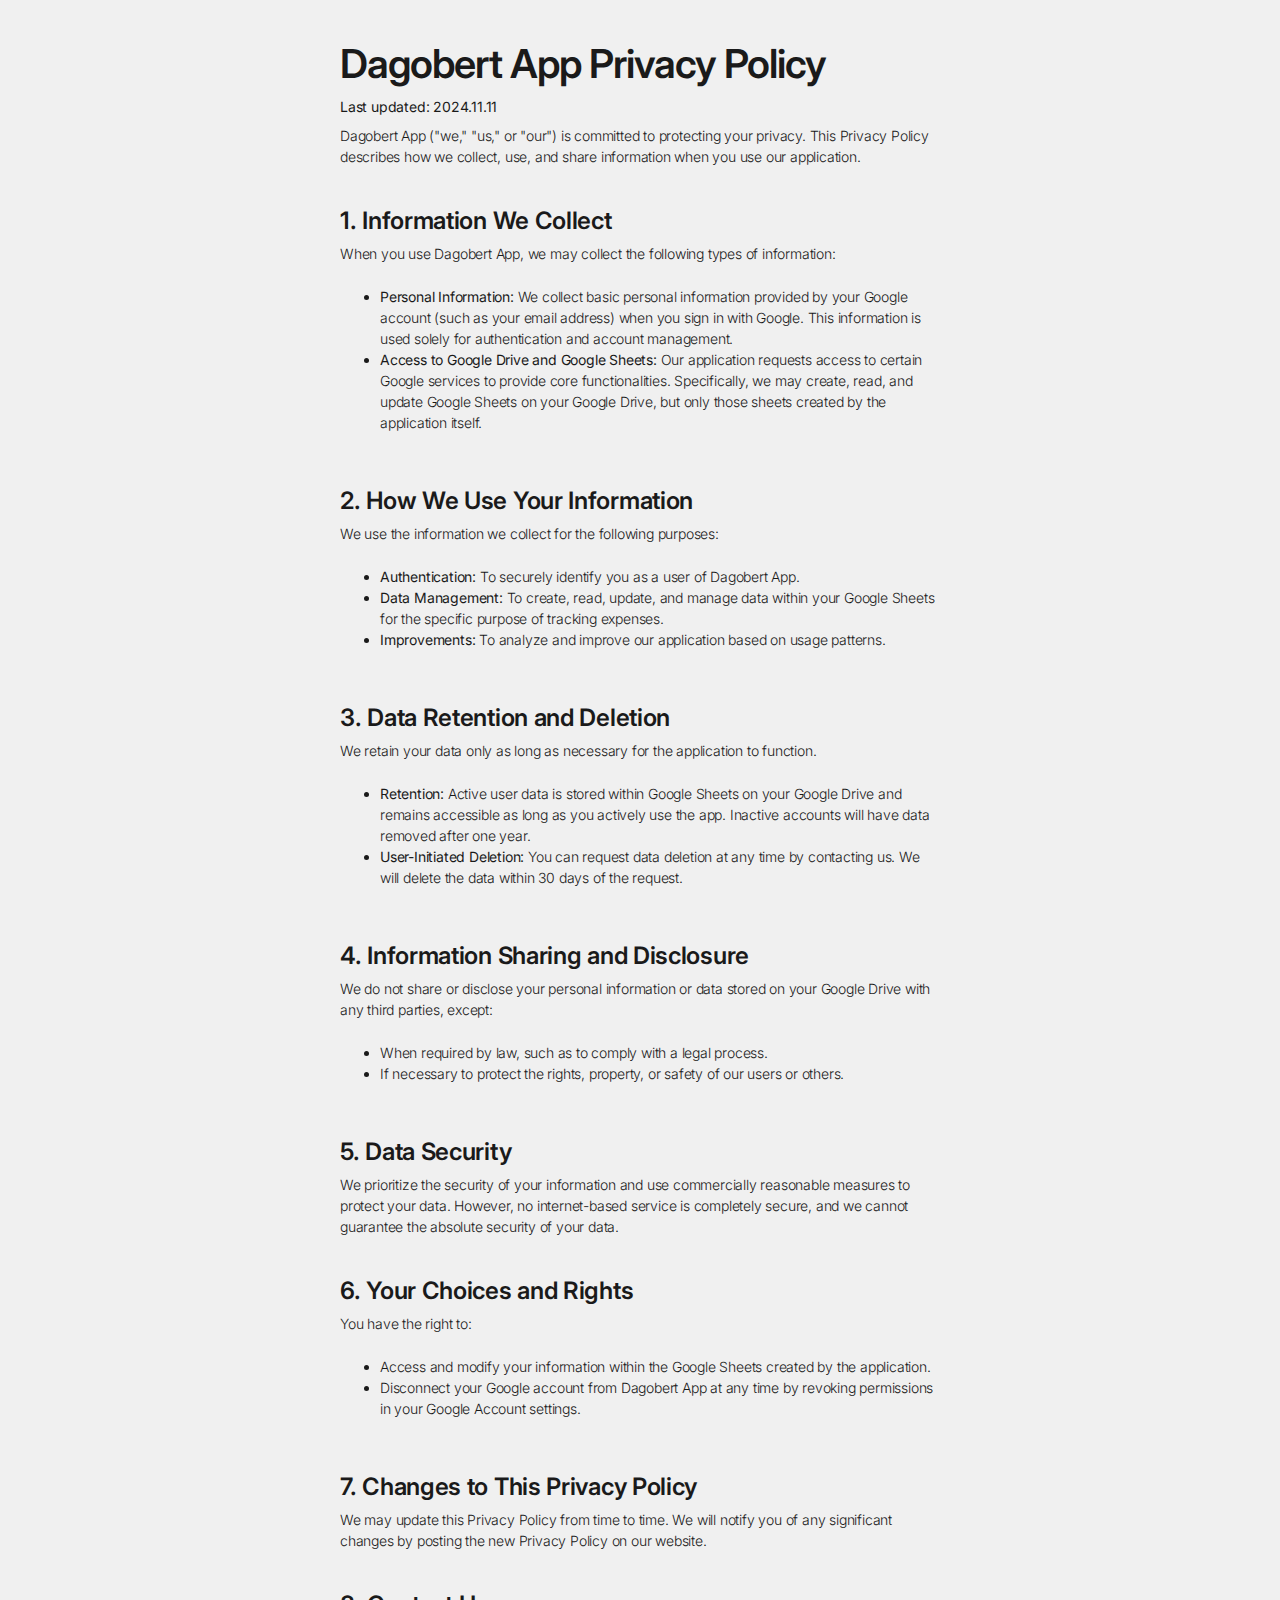
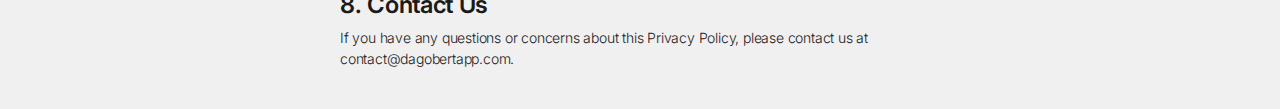
<file: privacypolicy.html>
<!DOCTYPE html>
<html lang="hu">
<head>
    <meta charset="UTF-8">
    <title>Dagobert App - Privacy Policy</title>
    <meta name="viewport" content="width=device-width, initial-scale=1.0, maximum-scale=1.0, user-scalable=no" />
    <meta name="theme-color" content="#f0f0f0" />
    <meta name="apple-mobile-web-app-capable" content="yes" />
    
    <link rel="icon" type="image/png" sizes="32x32" href="fav/favicon-32x32.png">
    <link rel="icon" type="image/png" sizes="16x16" href="fav/favicon-16x16.png">
    <link rel="apple-touch-icon" sizes="180x180" href="fav/apple-touch-icon.png">
    
    <link rel="stylesheet" href="styles.css">
    <link href="https://fonts.googleapis.com" rel="preconnect" />
    <link crossorigin="" href="https://fonts.gstatic.com" rel="preconnect" />
    <link href="https://fonts.googleapis.com/css2?family=Inter:ital,opsz,wght@0,14..32,100..900;1,14..32,100..900&amp;display=swap" rel="stylesheet" />
    
</head>

<body>
    
    <div id="privacyPolicy">
        <div class="section">
            <div class="title">Dagobert App Privacy Policy</div>
            <div class="copy"><b>Last updated: 2024.11.11</b></div>
            <div class="copy">Dagobert App ("we," "us," or "our") is committed to protecting your privacy. This Privacy Policy describes how we collect, use, and share information when you use our application.</div>
        </div>
        <div class="section">
            <div class="head">1. Information We Collect</div>
            <div class="copy">When you use Dagobert App, we may collect the following types of information:</div>
            <div class="copy">
                <ul>
                    <li><b>Personal Information:</b> We collect basic personal information provided by your Google account (such as your email address) when you sign in with Google. This information is used solely for authentication and account management.</li>
                    <li><b>Access to Google Drive and Google Sheets:</b> Our application requests access to certain Google services to provide core functionalities. Specifically, we may create, read, and update Google Sheets on your Google Drive, but only those sheets created by the application itself.</li>
                </ul> 
            </div>
        </div>
        <div class="section">
            <div class="head">2. How We Use Your Information</div>
            <div class="copy">We use the information we collect for the following purposes:</div>
            <div class="copy">
                <ul>
                    <li><b>Authentication:</b> To securely identify you as a user of Dagobert App.</li>
                    <li><b>Data Management:</b> To create, read, update, and manage data within your Google Sheets for the specific purpose of tracking expenses.</li>
                    <li><b>Improvements: </b> To analyze and improve our application based on usage patterns.</li>
                </ul> 
            </div>
        </div>
        <div class="section">
            <div class="head">3. Data Retention and Deletion</div>
            <div class="copy">We retain your data only as long as necessary for the application to function.</div>
            <div class="copy">
                <ul>
                    <li><b>Retention:</b> Active user data is stored within Google Sheets on your Google Drive and remains accessible as long as you actively use the app. Inactive accounts will have data removed after one year.</li>
                    <li><b>User-Initiated Deletion:</b> You can request data deletion at any time by contacting us. We will delete the data within 30 days of the request.</li>
                </ul> 
            </div>
        </div>
        <div class="section">
            <div class="head">4. Information Sharing and Disclosure</div>
            <div class="copy">We do not share or disclose your personal information or data stored on your Google Drive with any third parties, except:</div>
            <div class="copy">
                <ul>
                    <li>When required by law, such as to comply with a legal process.</li>
                    <li>If necessary to protect the rights, property, or safety of our users or others.</li>
                </ul> 
            </div>
        </div>
        <div class="section">
            <div class="head">5. Data Security</div>
            <div class="copy">We prioritize the security of your information and use commercially reasonable measures to protect your data. However, no internet-based service is completely secure, and we cannot guarantee the absolute security of your data.</div>
        </div>
        <div class="section">
            <div class="head">6. Your Choices and Rights</div>
            <div class="copy">You have the right to:</div>
            <div class="copy">
                <ul>
                    <li>Access and modify your information within the Google Sheets created by the application.</li>
                    <li>Disconnect your Google account from Dagobert App at any time by revoking permissions in your Google Account settings.</li>
                </ul> 
            </div>
        </div>
        <div class="section">
            <div class="head">7. Changes to This Privacy Policy</div>
            <div class="copy">We may update this Privacy Policy from time to time. We will notify you of any significant changes by posting the new Privacy Policy on our website.</div>
        </div>
        <div class="section">
            <div class="head">8. Contact Us</div>
            <div class="copy">If you have any questions or concerns about this Privacy Policy, please contact us at <a href="mailto:contact@dagobertapp.com">contact@dagobertapp.com</a>.</div>
        </div>
    </div>
    
</body>
</html>
</file>
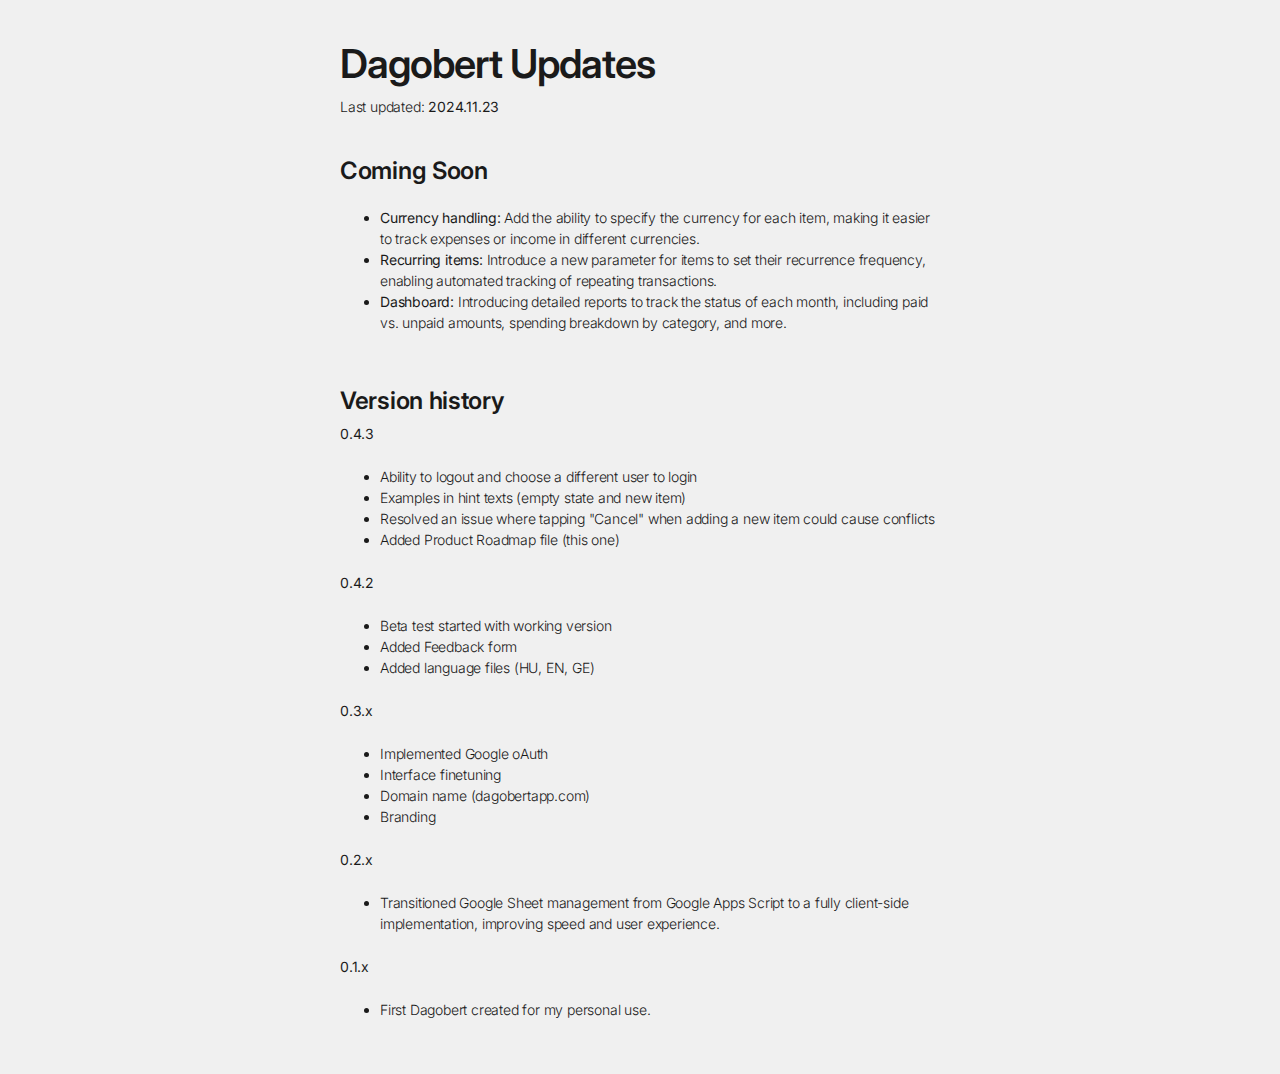
<file: updates.html>
<!DOCTYPE html>
<html lang="hu">
<head>
    <meta charset="UTF-8">
    <title>Dagobert App - Privacy Policy</title>
    <meta name="viewport" content="width=device-width, initial-scale=1.0, maximum-scale=1.0, user-scalable=no" />
    <meta name="theme-color" content="#f0f0f0" />
    <meta name="apple-mobile-web-app-capable" content="yes" />
    
    <link rel="icon" type="image/png" sizes="32x32" href="fav/favicon-32x32.png">
    <link rel="icon" type="image/png" sizes="16x16" href="fav/favicon-16x16.png">
    <link rel="apple-touch-icon" sizes="180x180" href="fav/apple-touch-icon.png">
    
    <link rel="stylesheet" href="styles.css">
    <link href="https://fonts.googleapis.com" rel="preconnect" />
    <link crossorigin="" href="https://fonts.gstatic.com" rel="preconnect" />
    <link href="https://fonts.googleapis.com/css2?family=Inter:ital,opsz,wght@0,14..32,100..900;1,14..32,100..900&amp;display=swap" rel="stylesheet" />
    
</head>

<body>
    
    <div id="privacyPolicy">
        <div class="section">
            <div class="title">Dagobert Updates</div>
            <div class="copy">Last updated:<b> 2024.11.23</b></div>
        </div>
        <div class="section">
            <div class="head">Coming Soon</div>
            <div class="copy">
                <ul>
                    <li><b>Currency handling:</b> Add the ability to specify the currency for each item, making it easier to track expenses or income in different currencies.</li>
                    <li><b>Recurring items:</b> Introduce a new parameter for items to set their recurrence frequency, enabling automated tracking of repeating transactions.</li>
                    <li><b>Dashboard:</b> Introducing detailed reports to track the status of each month, including paid vs. unpaid amounts, spending breakdown by category, and more.</li>
                </ul> 
            </div>
        </div>
        <div class="section">
            <div class="head">Version history</div>
            
            <div class="copy"><b>0.4.3</b></div>
            <div class="copy">
                <ul>
                    <li>Ability to logout and choose a different user to login</li>
                    <li>Examples in hint texts (empty state and new item)</li>
                    <li>Resolved an issue where tapping "Cancel" when adding a new item could cause conflicts</li>
                    <li>Added Product Roadmap file (this one)</li>
                </ul> 
            </div>
            
            <div class="copy"><b>0.4.2</b></div>
            <div class="copy">
                <ul>
                    <li>Beta test started with working version</li>
                    <li>Added Feedback form</li>
                    <li>Added language files (HU, EN, GE)</li>
                </ul> 
            </div>
            
            <div class="copy"><b>0.3.x</b></div>
            <div class="copy">
                <ul>
                    <li>Implemented Google oAuth</li>
                    <li>Interface finetuning</li>
                    <li>Domain name (dagobertapp.com)</li>
                    <li>Branding</li>
                </ul> 
            </div>
            
            <div class="copy"><b>0.2.x</b></div>
            <div class="copy">
                <ul>
                    <li>Transitioned Google Sheet management from Google Apps Script to a fully client-side implementation, improving speed and user experience.</li>
                </ul> 
            </div>
            
            <div class="copy"><b>0.1.x</b></div>
            <div class="copy">
                <ul>
                    <li>First Dagobert created for my personal use.</li>
                </ul> 
            </div>
            
        </div>

    </div>
    
</body>
</html>
</file>
<file: styles.css>
:root {
    --white: #ffffff;
    --lightest: #F8F8F8;
    --lighter: #F0F0F0;
    --light: #DDDDDD;
    --grey: #B2B2B2;
    --dark: #797979;
    --black: #1A1A1A;
    --red: #F16E6E;
    --green: #6FCF97;
    --yellow: #FFD400;
}

html {
  scroll-behavior: smooth;
}

body {
    
    background-color:var(--lighter);
    margin:auto;
    font-family: Inter;
    font-size:16px;
}

#stats {
    
    padding-left: 16px;
    padding-right: 16px;
    display: flex;
    flex-direction: column;
    gap: 0px;
    
}

#chart {
    
    height: 24px;
    display: flex;
    gap: 2px;
    
}

#statNumbers {
    
    display: flex;
    flex-direction: row;
    padding-top: 16px;
    transition: opacity 0.5s ease-in-out, height 0.5s ease-in-out, padding 0.5s ease-in-out, margin 0.5s ease-in-out;
    overflow: hidden; /* Tartalom rejtése eltűnéskor */
    
}

#statLabel {
    
    color: var(--black);
    font-size: 11px;
    font-weight: 400;
    padding-top: 8px;
    flex-grow: 1;
    
}

#statAmounts {
    
}

.unfocusedChart {
    
    height: 24px;
    align-self: center;
    
}

.statAmount {
    
    color: var(--black);
    font-size: 32px;
    font-weight: 700;
    text-align: right;
    
}

.paidChart {
    
    background-color: var(--light);
    content: "000";
    flex-grow: 1;
    border-radius: 4px;
    
}

.notPaidChart {
    
    background-color: var(--yellow);
    content: "000";
    flex-grow: 1;
    border-radius: 4px;
    
}

.unknownChart {
    
    border: 1px solid var(--yellow);
    content: "000";
    width: 16px;
    border-radius: 4px;
    
}


#emptyState {
    

    padding-top:40px;
    display: none;
    flex-direction: column;
    align-content: center;
    align-items: center;
    justify-content: center;
    margin: auto;
    gap: 24px;
    font-family: Inter;
    color: var(--black);
    flex: 1;

    
}

#emptyTitle {
    
    font-family: Inter;
    color: var(--black);
    font-size:18px;
    font-weight: 600;
    text-align: center;
}

#emptyCTA {
    
    font-family: Inter;
    color: var(--dark);
    font-size:14px;
    font-weight: 300;
    text-align: center;
}


#newButton {
    
    padding-top:16px;
    padding-bottom:16px;
    background-color: #0082F8;
    border-radius: 8px;
    font-family: Inter;
    font-size:14px;
    font-weight: 600;
    color: var(--white);
    border: none;
    width: 160px;
    text-align: center;
    margin: auto;
    
}

#homePage {
    

    padding-top:40px;
    display: none;
    flex-direction: column;
    gap: 24px;
    
    font-family: Inter;
    font-size:16px;
    font-weight: 300;
    line-height: 24px;
    color: var(--black);
    
}

.section {
    
    display: flex;
    flex-direction: column;
    gap: 8px;
    
    
}

a {
    color: var(--black);
    text-decoration: none;
}

#privacyPolicy {
    
    max-width: 600px;
    margin:auto;
    padding-top:40px;
    padding-bottom:40px;
    display: flex;
    flex-direction: column;
    gap: 40px;
    
    font-family: Inter;
    font-size:14px;
    font-weight: 300;
    line-height: 21px;
    color: var(--black);
    letter-spacing: -.2px;
    
}



#hero {
    
    max-width: 600px;
    margin:auto;
    padding-left: 32px;
    padding-right: 32px;
    display: flex;
    flex-direction: column;
    
    
}

.footer {
    max-width: 664px;
    width: 100%; /* A rendelkezésre álló teljes szélességet használja */
    margin: auto;
    box-sizing: border-box;
    font-family: Inter;
    font-size: 13px;
    font-weight: 300;
    line-height: 18px;
    color: var(--dark);
    letter-spacing: -0.2px;
    display: none;
}

.foot {
    display: flex;
    align-items: center;
    justify-content: space-between; /* Elemek elosztása a szélek mentén */
    width: 100%;
    padding: 32px 32px;
    box-sizing: border-box;
    gap: 24px;
}

.footer-item.fluid {
    flex-grow: 1;
    text-align: left; /* Balra igazítás a fluid elemnél */
}

.footer-item {
    flex-shrink: 0;
}

.title {
    font-family: Inter;
    font-size:40px;
    font-weight: 600;
    letter-spacing: -1px;
    line-height: 48px;
}
.ilu {
    padding-top:40px;
    padding-bottom:40px;
}
.benefit {
    text-align: left;
    max-width: 600px;
    margin:auto;
    padding: 8px 32px;
    display: flex;
    flex-direction: column;
    gap: 8px;
}

.benefit img {
    height: 48px;
}

.ctaContainer {
    max-width: 600px;
    width: 100%;
    margin: auto;
    padding-left: 24px;
    padding-right: 24px;
    padding-top: 24px;
    padding-bottom: 24px;
    box-sizing: border-box;
    display: flex;
    justify-content: flex-start; /* Balra igazítja a gombot */
}

.cta {
    width: 100%;
}

.authButton {
    width: 100%;
    max-width: 320px;
    padding-top: 16px;
    padding-bottom: 16px;
    padding-left: 40px;
    padding-right: 40px;
    background-color: #FFD400;
    border-radius: 8px;
    font-family: Inter;
    font-size: 14px;
    font-weight: 600;
    color: var(--black);
    border: none;
    box-sizing: border-box;
}

.head {
    font-family: Inter;
    font-size:24px;
    font-weight: 600;
    letter-spacing: -.3px;
    line-height: 28px;
}

#faqContainer {
    
    background-color: var(--light);
    
}
#faq {
    
    padding-left: 32px;
    padding-right: 32px;
    padding-top: 32px;
    padding-bottom: 80px;
    max-width: 600px;
    margin:auto;
    display: flex;
    flex-direction: column;
    gap: 16px;
    font-size:14px;
    line-height: 21px;
    background-color: var(--light);
}

#headerContainer {
    
    position: fixed;
    left: 0;
    right: 0;
    
    background-image: linear-gradient(to top, rgba(240,240,240,0), rgba(240,240,240,1), rgba(240,240,240,1), rgba(240,240,240,1), rgba(240,240,240,1));
    
    width:100%;
    max-width: 600px;
    
    padding-top:24px;
    padding-bottom:80px;
    margin:0 auto;
    
    z-index:100;
    box-sizing: border-box;
    
    display:none;
    flex-direction: column;
    gap: 24px;
    
    
}

#header {
    
    display: flex; 
    flex-direction: row;
    padding-left: 16px;
    padding-right: 16px;
    align-items: baseline;
    width:auto;
    gap:8px;
    flex-grow: 1;
}

#monthSelector {
    display: flex;
    flex-direction: row;
    overflow-x: auto; /* Vízszintes scrollolás engedélyezése */
    white-space: nowrap; /* Az elemek egymás mellé kerüljenek, ne törjenek új sorba */
    gap: 4px;
    scrollbar-width: none; /* Rejtett scroll bar Firefoxban */
    -ms-overflow-style: none; /* Rejtett scroll bar IE-ben */
}

#monthSelector div {
    
    font-size:32px;
    color:var(--black);
    font-weight:550;
    letter-spacing: -25;
}

#monthSelector div.active {

    color:var(--light);

}

.chip {
    
    line-height: 20px;
    border-radius: 32px;
    padding-left: 16px;
    padding-right: 16px;
    padding-top: 6px;
    padding-bottom: 6px;
    border: 1px solid var(--light);
    font-size:13px;
    font-weight: 500;
    font-family: Inter;
    color: var(--black);
    white-space: nowrap;
}

.chip.active {
    background-color: var(--light);
    color: var(--dark);
    
}

#filters {
    
    overflow: scroll;
    padding-left:16px;
    padding-right:16px;
    display:flex;
    -ms-overflow-style: none;  /* IE and Edge */
    scrollbar-width: none;
    gap:4px;
}

#filters::-webkit-scrollbar {
  display: none;
}



/* TAB választó */

#tabSelectorContainer {
    
    padding-left: 16px;
    padding-right: 16px;
    z-index: 900;

    transform:translate(-50%,-50%);
    width: 100%;
    max-width: 600px;
    box-sizing: border-box;
    
    position:fixed;
    top:16px;
    left:50%;
    
    display:none;
}

#tabSelector {
    
    background-color: var(--white);
    border-radius: 8px;
    box-shadow: 0px 2px 2px rgba(0,0,0,0.05);
    
}

.tabItem {
    
    height: 60px;
    padding-left: 16px;
    padding-right: 16px;
    border-bottom: 1px solid var(--lighter);
    color: var(--black);
    font-family: Inter;
    font-size: 16px;
    
    display: flex;
    flex-direction: row;
    align-items: center;
    gap: 8px;
    cursor: pointer;
    
}

.tabItem.disabled {
    
    cursor:default;
}

.tabItem img {
    
    padding-top:2px;
}

.tabItem.disabled p {
    
    color: var(--light);
    
}

.tabText.year {
    
    color: var(--grey);
    font-weight: 300;
    
}
.tabText.month {
    
    color: var(--black);
    font-weight: 600;
    flex-grow: 1;
    
}

.tabText.new {
    
    color: var(--black);
    font-weight: 600;
    font-size: 13px;
    line-height: 16px;
    flex-grow: 1;
    
}

.listMenuElement.disabled p { color: var(--grey);}
.listMenuElement.disabled span { color: var(--light);}
.listMenuElement:last-child { border-bottom: 0px solid var(--white); }
.listMenuElement.add { gap:8px;font-size: 13px; }
.listMenuElement.add p {  }

/* Animációk */

.fade-in {
    animation: fadeIn 0.5s forwards ease; /* 1 másodperces animáció, a végén marad az új állapot */
}
@keyframes fadeIn {
    from {
        opacity: 0;
    }
    to {
        opacity: .9;
    }
}
.fade-out {
    animation: fadeOut 0.5s forwards ease; /* 1 másodperces animáció, a végén marad az új állapot */
}
@keyframes fadeOut {
    from {
        opacity: .9;
    }
    to {
        opacity: 0;
    }
}

#fader {
    
    position:fixed;
    width:100%;
    height:100%;
    background-color: var(--lighter);
    z-index: 200;
    top:0px;
    left:0px;
    opacity: 0;
    display:none;
    
}

/* tabSelector animáció*/

.move-in-tabselector {
    animation: moveInTabSelector 0.4s forwards ease-in-out; /* 1 másodperces animáció, a végén marad az új állapot */
}
@keyframes moveInTabSelector {
    from {
        opacity:0;
        transform:translate(-50%, -20%);
    }
    to {
        opacity:1;
        transform:translate(-50%, 0%);
    }
}

.move-out-tabselector {
    animation: moveOutTabSelector 0.2s forwards ease-in; /* 1 másodperces animáció, a végén marad az új állapot */
}
@keyframes moveOutTabSelector {
    from {
        opacity:1;
        transform:translate(-50%, 0%);
    }
    to {
        opacity:0;
        transform:translate(-50%,-20%);
    }
}

/* Adatlap animáció*/

.move-in-sheet {
    animation: moveInSheet 0.4s forwards ease-in-out; /* 1 másodperces animáció, a végén marad az új állapot */
}
@keyframes moveInSheet {
    from {
        transform: translateY(100%);
    }
    to {
        transform: translateY(0%);
    }
}

.move-out-sheet {
    animation: moveOutSheet 0.3s forwards ease-in; /* 1 másodperces animáció, a végén marad az új állapot */
}
@keyframes moveOutSheet {
    from {
        transform: translateY(0%);
    }
    to {
        transform: translateY(100%);
    }
}

/* Feedback */

#feedbackContainer {
    
    display:flex; 
    width: 100%; 
    margin:auto;
    align-items: center;
    justify-content: center;
    z-index: 600;
    position: fixed;
    bottom: 0;             /* Az elem az oldal aljához lesz igazítva */
    left: 0;
    right: 0;

}

#feedbackDialog {
    
    max-width:600px; 
    width:100%;
    margin:auto;
    background-color: var(--white);
    margin-top: 24px;
    padding: 24px;
    border-top-right-radius: 16px;
    border-top-left-radius: 16px;
    position: relative;
    display: none;

}

#feedbackLabel {
    
    color: var(--black);
}

#feedback {
    border: 0px;
    font-size: 16px;
    color: var(--black);
    font-weight: 600;
    height: 24px;
    width: 100%;
    font-family: Inter;
    height: 120px;

}
#feedback:focus {
    outline: none;
    border: none;
}
#feedback::placeholder {
    color: var(--grey);
    font-weight: 300;
}

#feedbackDescription {
    
    color: var(--dark);
    font-size: 14px;
    line-height: 21px;
    padding-top 16px;
    padding-bottom: 16px;
    padding-top: 16px;
}

#feedbackButton {
    
    width: 60px;
    height: 60px;
    position:fixed;
    bottom: 40px;
    right: 16px;
    background-color: rgba(221, 221, 221, .85);
    border-radius: 36px;
    display:none;
    justify-content: center;
    align-content: center;
}

#feedbackIcon {
    
    width: 24px;
    height: 24px;
    margin-top: auto;
    margin-bottom: auto;

}

#feedbackThanks {
    
    display:flex; 
    margin:auto;
    align-items: center;
    justify-content: center;
    z-index: 600;
    position: fixed;
    top: 24px;
    padding-left: 24px;
    padding-right: 24px;
    padding-top: 16px;
    padding-bottom: 16px;
    gap: 16px;
    border-radius: 16px;
    background-color: rgba(26, 26, 26, .85);
    left: 50%;
    transform: translate(-50%, -200%);
    max-width: 600px;
    transition: transform 0.5s ease;

}

#feedbackThanks.show {
    animation: feedbackSlideIn 0.4s forwards  ease-in-out;
}

#feedbackThanks.hide {
    animation: feedbackSlideOut 0.2s forwards  ease-in;
}

#feedbackThanksText {
    
    color: var(--white);
    font-size: 14px;
    font-weight: 600;
    font-family: Inter;
    white-space: nowrap;

}

@keyframes feedbackSlideIn {
    from {
        transform: translate(-50%, -200%);
    }
    to {
        transform: translate(-50%, 32px);
    }
}

@keyframes feedbackSlideOut {
    from {
        transform: translate(-50%, 32px);
    }
    to {
        transform: translate(-50%, -200%);
    }
}

/* Adatlap */

#detailsContainer {
    
    display:flex; 
    width: 100%; 
    margin:auto;
    align-items: center;
    justify-content: center;
    z-index: 300;
    position: fixed;
    bottom: 0;             /* Az elem az oldal aljához lesz igazítva */
    left: 0;
    right: 0;

}

#detailsDialog {
    
    max-width:600px; 
    width:100%;
    margin:auto;
    background-color: var(--white);
    margin-top: 24px;
    padding: 24px;
    border-top-right-radius: 16px;
    border-top-left-radius: 16px;
    position: relative;
    display: none;
}

.formRow {
    
    display: flex; 
    flex-direction: row;
    align-items: center;
    gap:16px;
    width:100%;
    border-bottom: 1px solid var(--lighter);
    
}

.formRow:last-child {
  
}

select:focus {
    outline: none;
    border: none;
}

.hidedSelector {
    
    position:absolute; 
    height:24px;
    width:24px;
    background-color: var(--white);
    border: 0px solid var(--white);
    color: var(--white);
    opacity: 0;
    
}

input::-webkit-calendar-picker-indicator {
  display: none;
}

input::-webkit-list-button {
  display: none;
}


input[type=text] {
    border: 0px;
    font-size: 16px;
    color: var(--black);
    font-weight: 600;
    height: 24px;
    width: 100%;
    font-family: Inter;

    padding-top:16px;
    padding-bottom: 16px;

}
input[type=number] {
    border: 0px;
    font-size: 16px;
    color: var(--black);
    font-weight: 600;
    height: 24px;
    width: 100%;
    font-family: Inter;

    padding-top:16px;
    padding-bottom: 16px;

}
input:focus {
    outline: none;
    border: none;
}
input::placeholder {
    color: var(--grey);
    font-weight: 300;
}
input#itemName {
    font-size: 24px;
    padding-left: 0px;
}

input#dName {
    border: 0px;
    font-size: 24px;
    font-weight: 600;
    height: 48px;
    font-family: Inter;
    padding-left: 0px;
    padding-right: 0px;
    background-color: #ffffff;
}


p {
    padding: 0px;
    margin: 0px;
    font-family: Inter;
    font-weight: 400;
}

p.label {
    font-size: 14px;
    color: var(--grey);
    padding-left: 8px;
    font-weight: 400;
    font-family: Inter;
}

.listGroup {
    padding-bottom: 16px;
    padding-top: 24px;
    color: var(--dark);
    font-weight: 300;
}

#spinner {
    
    display:none; 
    width: 100%; 
    margin:auto;
    align-items: center; 
    justify-content: center; 
    position: fixed;
    top: 0px; 
    height: 100%;
    z-index: 400;
}

.button {
    
    text-align: center;
    font-family: Inter;
    border-radius: 8px;
    font-size: 13px;
    font-weight: 400;
    vertical-align: middle;
    margin-top: 16px;
    width: 100%;
    max-width: 400px;    
    height: 48px;
    line-height: 48px;
    cursor: pointer;
}

.button.primary {
    background-color: var(--black);
    color: var(--white);
    border: 1px solid var(--black);
}

.button.disabled {
    background-color: var(--lighter);
    color: var(--white);
    border: 1px solid var(--lighter);
    cursor:default;
}
.button.hided {
    background-color: transparent;
    color: var(--white);
    border: 1px solid var(--white);
    cursor:default;
}

.button.secondary {
    background-color: var(--white);
    color: var(--black);
    border: 1px solid var(--black);

}
.button.delete {
    background-color: rgba(241,110,110,.03);
    color: var(--red);
    border: 1px solid rgba(241,110,110,.03);
    display: flex;
    flex-direction: row;
    align-content: center;
    justify-content: center;
    width:auto;
    padding-left: 12px;
    padding-right: 12px;
    gap:8px;

}

#submitUpdate {
    width:auto;
    padding-left: 48px;
    padding-right: 48px;
}

#addButton {
    position: fixed;
    bottom: 16px;
    right: 16px;
    width: 56px;
    height: 56px;
    background-color: black;
    border-radius: 50%;
    display: flex;
    justify-content: center;
    align-items: center;
    cursor: pointer;
}

.hideit {
    display: none;
}

.Yes.payed {
    color: var(--black);
}
.No.payed {
    color: var(--grey);
}
img.Yes {
    content: url(svg/yes.svg);
}
img.No {
    content: url(svg/no.svg);
}

.No.amount {
    font-weight: 300;
    color: var(--grey);
}
.Yes.amount {
    font-weight: 600;
    color: var(--black);
}

#list {
    display: flex;
    flex-direction: column;
    min-height: 100vh; /* Az oldal teljes magasságát kitölti */
    /* padding-top: 56px; */
    padding-left: 16px;
    padding-right: 16px;
    padding-bottom: 16px;
    max-width: 600px;
    width: 100%;
    margin: auto;
    box-sizing: border-box;
    padding-top: calc(var(--header-height, 0px) - 240px); /* A `headerContainer` padding és dinamikus magasság */
}


#items-container {
    padding-top:167px;
    flex: 1;
}



.row {

    cursor: pointer; 
    background-color:var(--white); 
    padding:16px; 
    margin-bottom:8px; 
    border-radius: 8px;
    display:flex; 
    flex-direction: row;
    gap:16px

}

.row.Yes {

    background-color:#f8f8f8; 

}
.row.No {

    background-color:var(--white); 

}


#pay_toggle {
    border: 0px;
    border-radius: 8px;
    font-size: 16px;
    font-weight: 400;
    height: 48px;
    background-color: #f6f6f6;
    padding-left: 16px;
    padding-right: 16px;
    font-family: Inter;
    display: flex;
    align-items: center;
    gap: 8px;
    cursor: pointer;
}
#show_toggle {
    font-size: 13px;
    font-weight: 400;
    padding-top: 18px;
    padding-bottom: 18px;
    padding-left: 24px;
    padding-right: 24px;
    border: 0px;
    border-radius: 32px;
    width: inherit;
    font-family: Inter;
    display: none;
    align-items: center;
    gap: 8px;
    cursor: pointer;
    background-color: var(--light);
    color: var(--grey);
    position: fixed;
    bottom: 48px;
    left:50%;
    transform: translateX(-50%);
    z-index:100;
}


.lds-roller,
.lds-roller div,
.lds-roller div:after {
  box-sizing: border-box;
}
.lds-roller {
  display: inline-block;
  position: relative;
  width: 80px;
  height: 80px;
}
.lds-roller div {
  animation: lds-roller 1.2s cubic-bezier(0.5, 0, 0.5, 1) infinite;
  transform-origin: 40px 40px;
}
.lds-roller div:after {
  content: " ";
  display: block;
  position: absolute;
  width: 7.2px;
  height: 7.2px;
  border-radius: 50%;
  background: var(--grey);
  margin: -3.6px 0 0 -3.6px;
}
.lds-roller div:nth-child(1) {
  animation-delay: -0.036s;
}
.lds-roller div:nth-child(1):after {
  top: 62.62742px;
  left: 62.62742px;
}
.lds-roller div:nth-child(2) {
  animation-delay: -0.072s;
}
.lds-roller div:nth-child(2):after {
  top: 67.71281px;
  left: 56px;
}
.lds-roller div:nth-child(3) {
  animation-delay: -0.108s;
}
.lds-roller div:nth-child(3):after {
  top: 70.90963px;
  left: 48.28221px;
}
.lds-roller div:nth-child(4) {
  animation-delay: -0.144s;
}
.lds-roller div:nth-child(4):after {
  top: 72px;
  left: 40px;
}
.lds-roller div:nth-child(5) {
  animation-delay: -0.18s;
}
.lds-roller div:nth-child(5):after {
  top: 70.90963px;
  left: 31.71779px;
}
.lds-roller div:nth-child(6) {
  animation-delay: -0.216s;
}
.lds-roller div:nth-child(6):after {
  top: 67.71281px;
  left: 24px;
}
.lds-roller div:nth-child(7) {
  animation-delay: -0.252s;
}
.lds-roller div:nth-child(7):after {
  top: 62.62742px;
  left: 17.37258px;
}
.lds-roller div:nth-child(8) {
  animation-delay: -0.288s;
}
.lds-roller div:nth-child(8):after {
  top: 56px;
  left: 12.28719px;
}
@keyframes lds-roller {
  0% {
    transform: rotate(0deg);
  }
  100% {
    transform: rotate(360deg);
  }
}
</file>
